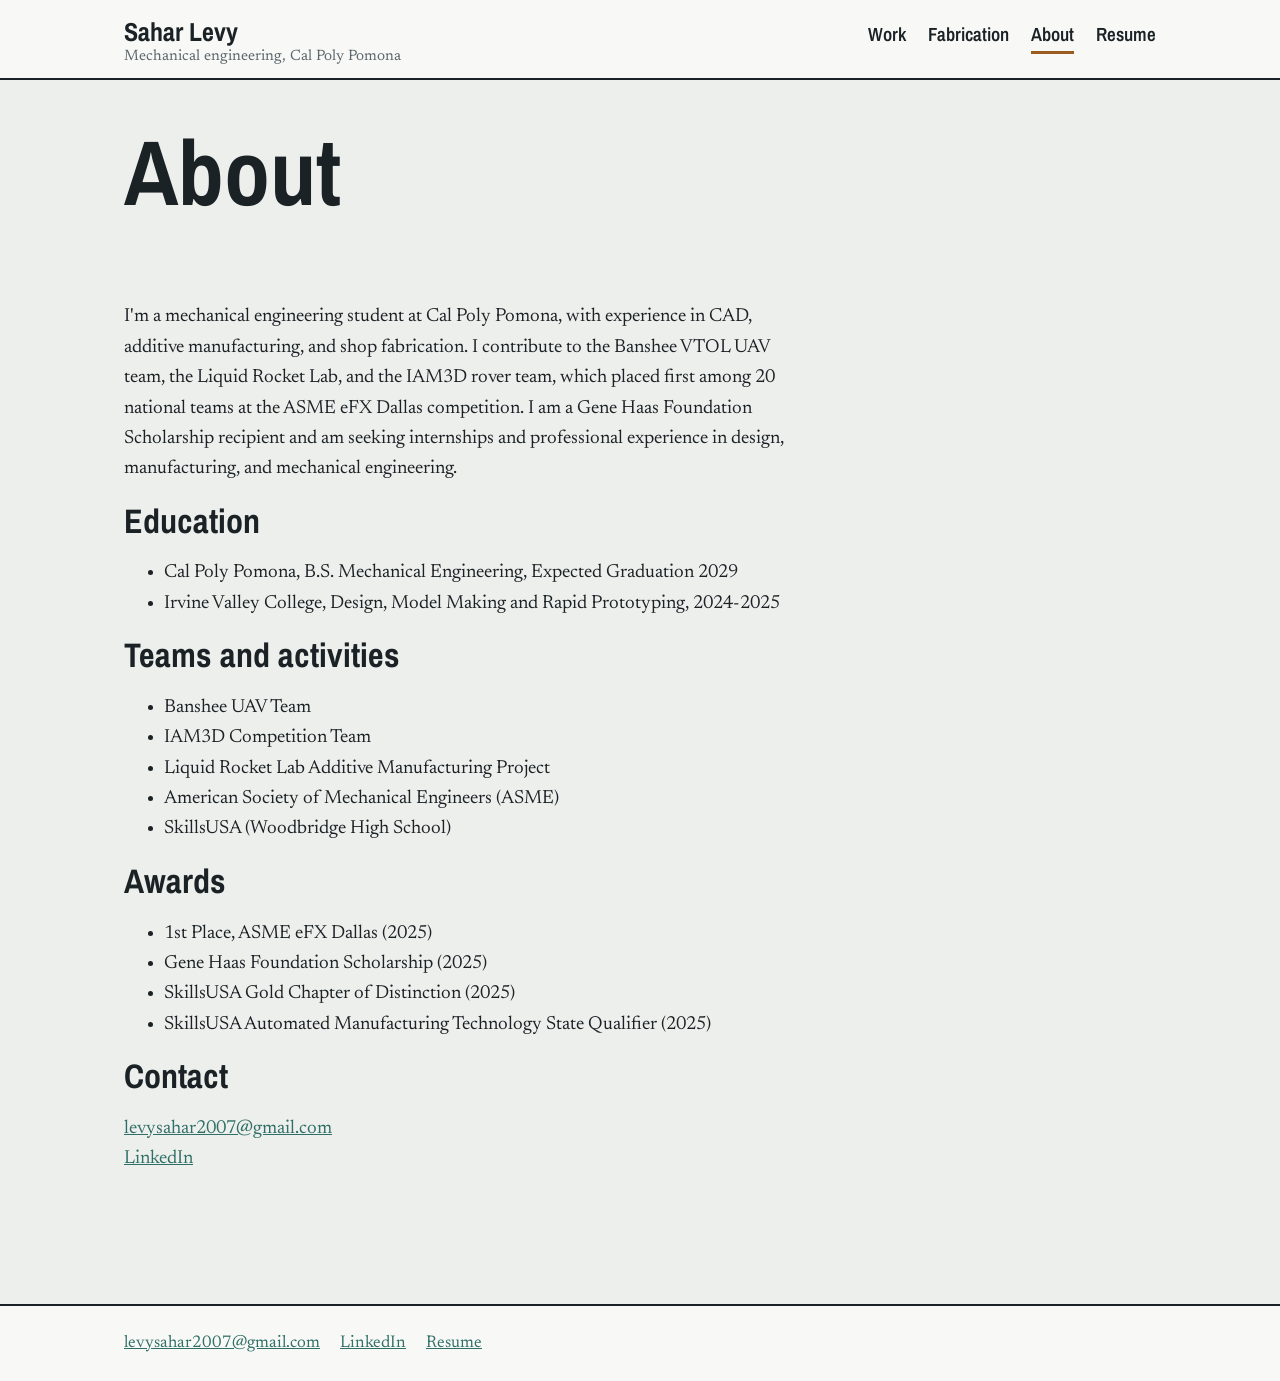
<file: about.html>
<!doctype html>
<html lang="en"><head><meta charset="utf-8"><meta name="viewport" content="width=device-width,initial-scale=1">
<title>Portfolio</title>
<link rel="preconnect" href="https://fonts.googleapis.com"><link rel="preconnect" href="https://fonts.gstatic.com" crossorigin>
<link href="https://fonts.googleapis.com/css2?family=Archivo+Narrow:wght@600;700&family=Newsreader:ital,wght@0,400;0,600;1,400&display=swap" rel="stylesheet">
<link rel="stylesheet" href="css/style.css"><script>addEventListener('error',function(e){var d=document.createElement('div');d.style.cssText='position:fixed;top:0;left:0;right:0;background:#9A5B1E;color:#fff;font:16px system-ui;padding:10px 14px;z-index:999';d.textContent='Site error: '+e.message+' ('+(e.filename||'').split('/').pop()+':'+e.lineno+')';(document.body||document.documentElement).prepend(d)})</script>
</head>
<body data-page="about"><header id="hd"></header><main id="app"></main><footer id="ft"></footer>
<script src="data/content.js"></script><script src="js/site.js"></script></body></html>
</file>
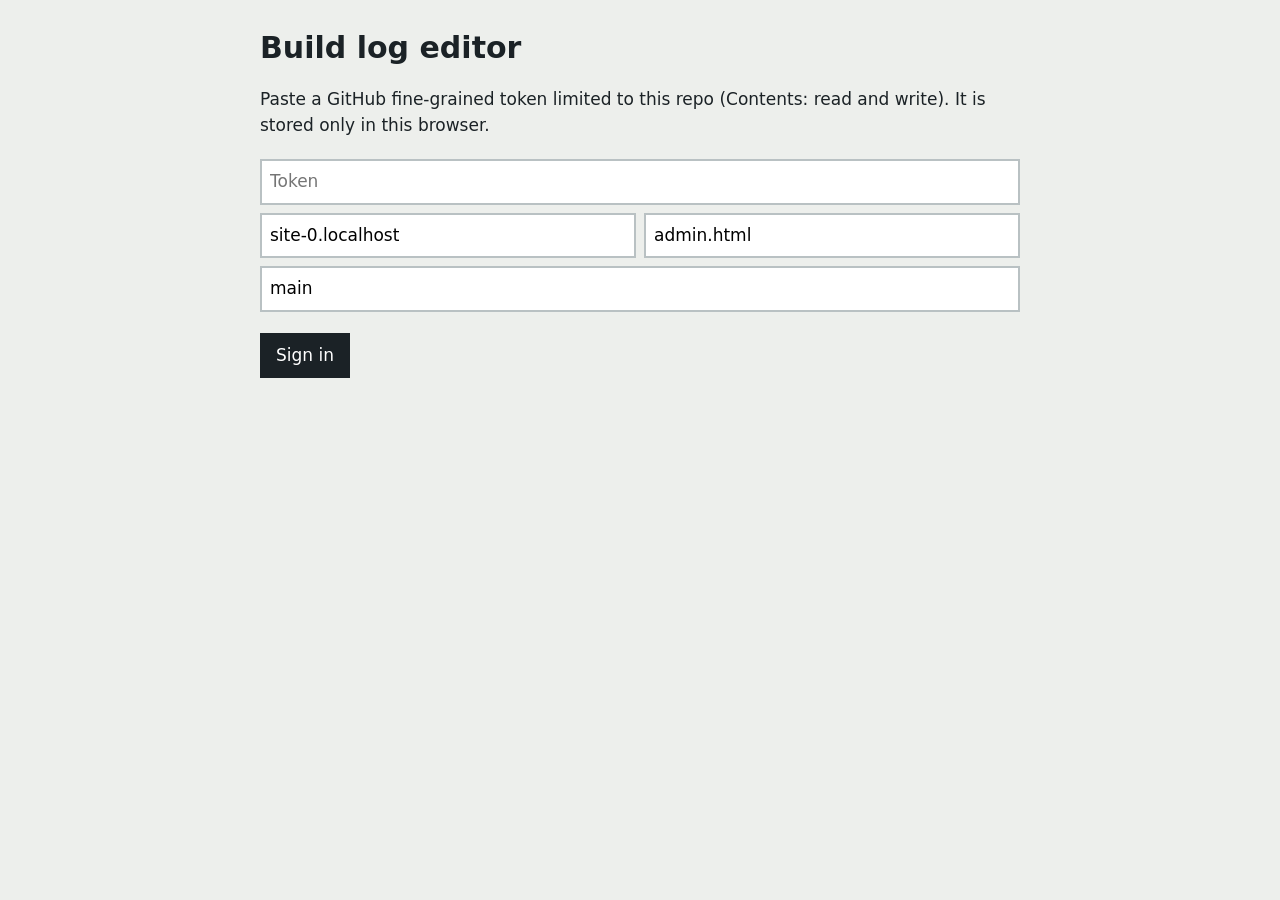
<file: admin.html>
<!doctype html>
<html lang="en"><head><meta charset="utf-8"><meta name="viewport" content="width=device-width,initial-scale=1"><meta name="robots" content="noindex">
<title>Build log editor</title>
<style>
body{margin:0;font:17px/1.5 system-ui,sans-serif;background:#EDEFEC;color:#1B2226}main{max-width:760px;margin:0 auto;padding:16px}
h1{font-size:30px;margin:.3em 0}button,select,input,textarea{font:inherit}button{padding:8px 14px;border:2px solid #1B2226;background:#F8F9F7;cursor:pointer}
button.pri{background:#1B2226;color:#fff}button.del{border-color:#9A5B1E;color:#9A5B1E}
input,select,textarea{width:100%;box-sizing:border-box;padding:8px;border:2px solid #B9C1C3;background:#fff;margin:4px 0}
fieldset{border:2px solid #1B2226;background:#F8F9F7;margin:14px 0;padding:10px}legend{font-weight:700}legend span{margin-left:8px}legend button{padding:2px 8px}
.row{display:flex;justify-content:space-between;gap:10px;align-items:center;border-top:2px solid #1B2226;padding:10px 0}.tb button{padding:2px 10px;margin-right:4px}
.two{display:grid;grid-template-columns:1fr 1fr;gap:8px}small{color:#5B676C}.bar{position:sticky;bottom:0;background:#EDEFEC;padding:10px 0}
.fr{position:relative;overflow:hidden;background:#dfe3e1;touch-action:none;cursor:grab;max-width:520px;margin:6px 0}.fr:active{cursor:grabbing}.fr img{user-select:none;-webkit-user-drag:none;pointer-events:none}
</style></head><body><main id="app"></main>
<script>
const app=document.getElementById('app'),esc=s=>String(s??'').replace(/&/g,'&amp;').replace(/</g,'&lt;').replace(/"/g,'&quot;');
let tok=localStorage.gh||'',cfg=JSON.parse(localStorage.ghcfg||'null')||{o:location.hostname.replace('.github.io',''),r:location.pathname.split('/')[1]||'portfolio',b:'main'},posts=[],sha='',post=null,idx=-1,slugs=[];
const u8=s=>btoa(unescape(encodeURIComponent(s))),d8=b=>decodeURIComponent(escape(atob(b.replace(/\n/g,''))));
const gh=(p,o={})=>fetch(`https://api.github.com/repos/${cfg.o}/${cfg.r}/contents/${p}`,{...o,headers:{Authorization:'Bearer '+tok,Accept:'application/vnd.github+json','Content-Type':'application/json'}});
function login(msg){app.innerHTML=`<h1>Build log editor</h1><p>${esc(msg||'')}</p><p>Paste a GitHub fine-grained token limited to this repo (Contents: read and write). It is stored only in this browser.</p>
<input id="t" type="password" placeholder="Token"><div class="two"><input id="o" value="${esc(cfg.o)}" placeholder="GitHub user"><input id="r" value="${esc(cfg.r)}" placeholder="Repo"></div><input id="b" value="${esc(cfg.b)}" placeholder="Branch">
<p><button class="pri" onclick="signin()">Sign in</button></p>`}
function signin(){tok=t.value.trim();cfg={o:o.value.trim(),r:r.value.trim(),b:b.value.trim()||'main'};localStorage.gh=tok;localStorage.ghcfg=JSON.stringify(cfg);load()}
function logout(){localStorage.removeItem('gh');tok='';login()}
async function load(){if(!tok)return login();const r=await gh('blog/posts.json?ref='+cfg.b);if(r.status===401||r.status===403)return login('Token rejected');
 if(r.status===404){posts=[];sha=''}else{const j=await r.json();posts=JSON.parse(d8(j.content));sha=j.sha}
 try{slugs=[...(await (await fetch('data/content.js')).text()).matchAll(/slug:\s*"([^"]+)"/g)].map(m=>m[1])}catch(e){}list()}
async function put(msg){const r=await gh('blog/posts.json',{method:'PUT',body:JSON.stringify({message:msg,content:u8(JSON.stringify(posts,null,1)),sha:sha||undefined,branch:cfg.b})});
 if(!r.ok){if(r.status===409||r.status===422)throw new Error('The file changed elsewhere. Reload and try again.');await fail(r,'Save')}sha=(await r.json()).content.sha}
async function up(file,dir){let name=Date.now()+'-'+file.name.replace(/[^\w.-]/g,'_'),data;
 if(/^image\/(jpeg|png|webp)/.test(file.type)){const bm=await createImageBitmap(file),k=Math.min(1,2400/Math.max(bm.width,bm.height)),c=document.createElement('canvas');c.width=bm.width*k;c.height=bm.height*k;c.getContext('2d').drawImage(bm,0,0,c.width,c.height);data=c.toDataURL('image/jpeg',.85).split(',')[1];name=name.replace(/\.\w+$/,'.jpg')}
 else data=await new Promise(res=>{const f=new FileReader();f.onload=()=>res(f.result.split(',')[1]);f.readAsDataURL(file)});
 const path=dir+'/'+name,r=await gh(path,{method:'PUT',body:JSON.stringify({message:'Upload '+name,content:data,branch:cfg.b})});if(!r.ok)await fail(r,'Upload');return path}
function list(){idx=-1;app.innerHTML=`<h1>Build log editor</h1><p><button class="pri" onclick="edit(-1)">New post</button> <button onclick="load()">Reload</button> <button onclick="logout()">Sign out</button></p>`+
 (posts.length?posts.map((p,i)=>[p,i]).sort((a,b)=>b[0].date.localeCompare(a[0].date)).map(([p,i])=>`<div class="row"><div><b>${esc(p.title)}</b>${p.draft?' <i>(draft)</i>':''}<br><small>${p.date} | ${esc(p.project)}</small></div><div><button onclick="edit(${i})">Edit</button> <button class="del" onclick="del(${i})">Delete</button></div></div>`).join(''):'<p>No posts yet.</p>')}
async function del(i){if(!confirm('Delete "'+posts[i].title+'"? It can be restored from GitHub history.'))return;const p=posts.splice(i,1)[0];try{await put('Delete post: '+p.title)}catch(e){alert(e.message);return load()}list()}
function edit(i){idx=i;post=i<0?{project:slugs[0]||'',date:new Date().toISOString().slice(0,10),title:'',draft:true,blocks:[]}:JSON.parse(JSON.stringify(posts[i]));form()}
const N={p:'Paragraph',h:'Heading',list:'List',img:'Image',video:'Video (YouTube/Vimeo link)',model:'3D model (.glb)'};
const sel=(i,k,v,o)=>`<select data-i="${i}" data-k="${k}">${o.map(x=>`<option${x==v?' selected':''}>${x}</option>`).join('')}</select>`;
const BODY={
 p:(b,i)=>`<div class="tb"><button onclick="wrap(${i},'b')"><b>B</b></button><button onclick="wrap(${i},'i')"><i>I</i></button><button onclick="wrap(${i},'a')">Link</button></div><textarea rows="5" data-i="${i}" data-k="x">${esc(b.x)}</textarea>`,
 h:(b,i)=>`<input data-i="${i}" data-k="x" value="${esc(b.x)}">`,
 list:(b,i)=>`<textarea rows="4" data-i="${i}" data-k="items" placeholder="One item per line">${esc((b.items||[]).join('\n'))}</textarea>`,
 img:(b,i)=>IMGFORM(b,i),
 video:(b,i)=>`<input data-i="${i}" data-k="url" placeholder="Paste a YouTube or Vimeo link" value="${esc(b.url)}"><input data-i="${i}" data-k="w" placeholder="Width, e.g. 70%" value="${esc(b.w)}">`,
 model:(b,i)=>`${b.src?`<small>${esc(b.src)}</small> `:''}<input type="file" accept=".glb" onchange="pick(${i},this,'models')"><input data-i="${i}" data-k="w" placeholder="Width, e.g. 80%" value="${esc(b.w)}">`};
function form(){app.innerHTML=`<h1>${idx<0?'New':'Edit'} post</h1><div class="two"><label>Project<input data-f="project" list="pl" value="${esc(post.project)}"><datalist id="pl">${slugs.map(s=>`<option>${s}</option>`).join('')}</datalist></label><label>Date<input type="date" data-f="date" value="${post.date}"></label></div>
 <label>Title<input data-f="title" value="${esc(post.title)}"></label><label><input type="checkbox" style="width:auto" data-f="draft"${post.draft?' checked':''}> Draft (hidden from the site)</label>
 ${post.blocks.map((b,i)=>`<fieldset><legend>${N[b.t]} <span><button onclick="mv(${i},-1)">&uarr;</button><button onclick="mv(${i},1)">&darr;</button><button onclick="rm(${i})">&times;</button></span></legend>${BODY[b.t](b,i)}</fieldset>`).join('')}
 <p>Add: ${Object.keys(N).map(k=>`<button onclick="add('${k}')">${N[k].split(' (')[0]}</button>`).join(' ')}</p><div class="bar"><button class="pri" onclick="save()">Save</button> <button onclick="list()">Cancel</button></div>`}
app.addEventListener('input',e=>{const t=e.target,d=t.dataset;if(d.f)post[d.f]=t.type==='checkbox'?t.checked:t.value;else if(d.i!=null){const b=post.blocks[d.i],k=d.k;
 const im=b.t==='img';if(k==='items')b[k]=t.value.split('\n').filter(Boolean);else if(im&&['zoom','x','y'].includes(k))b[k]=t.value===''?undefined:+t.value;else b[k]=t.value;
 if(im&&['zoom','x','y','ratio','fit'].includes(k))place(+d.i)}});
const add=t=>{post.blocks.push({t});form()},rm=i=>{post.blocks.splice(i,1);form()},mv=(i,d)=>{const j=i+d;if(j<0||j>=post.blocks.length)return;[post.blocks[i],post.blocks[j]]=[post.blocks[j],post.blocks[i]];form()};
function wrap(i,t){const ta=document.querySelector(`textarea[data-i="${i}"]`),s=ta.selectionStart,e=ta.selectionEnd,sl=ta.value.slice(s,e);
 ta.value=ta.value.slice(0,s)+(t==='a'?`<a href="${prompt('Link address')||'#'}">${sl||'link'}</a>`:`<${t}>${sl}</${t}>`)+ta.value.slice(e);post.blocks[i].x=ta.value}
async function pick(i,el,dir){if(!el.files[0])return;try{const f=el.files[0];post.blocks[i].src=await up(f,dir);blobs[post.blocks[i].src]=URL.createObjectURL(f);form()}catch(e){alert(e.message)}}
function conv(u){let m;if(m=u.match(/(?:youtu\.be\/|v=)([\w-]{11})/))return'https://www.youtube.com/embed/'+m[1];if(m=u.match(/vimeo\.com\/(\d+)/))return'https://player.vimeo.com/video/'+m[1];return u}
async function save(){if(!post.title||!post.project)return alert('Add a title and a project');post.blocks.forEach(b=>{if(b.t==='video')b.url=conv(b.url||'')});
 if(idx<0)posts.push(post);else posts[idx]=post;try{await put((idx<0?'Add':'Update')+' post: '+post.title);alert('Saved. It goes live in 1-2 minutes.');list()}catch(e){alert(e.message);load()}}
async function fail(r,what){let m='';try{m=(await r.json()).message}catch(e){}
 throw new Error(what+' failed ('+r.status+')'+(m?': '+m:'')+((r.status===403||r.status===404)?'\n\nYour token probably cannot write to this repository. Create it with access to only this repository and Repository permissions > Contents: Read and write (or a classic token with the public_repo scope).':''))}
const blobs={},opt=s=>/^images\/.+\.(jpe?g|png|webp)$/i.test(s)?s.replace(/^images\//,'images/_opt/').replace(/\.\w+$/,'')+'-960.webp':s,pv=s=>blobs[s]||opt(s),cl=(v,a,b)=>Math.max(a,Math.min(b,v));
function pvErr(im){if(im.dataset.t)return;im.dataset.t=1;im.src=im.dataset.o}
function IMGFORM(b,i){const on=!!b.ratio,num=(k,ph)=>`<input data-i="${i}" data-k="${k}" type="number" step="any" placeholder="${ph}" value="${b[k]??''}">`;
 return `<input type="file" accept="image/*" onchange="pick(${i},this,'images/blog')">
 <div class="two"><label>Layout ${sel(i,'layout',b.layout||'break',['break','left','right','side'])}</label><label>Align (break) ${sel(i,'align',b.align||'left',['left','center','right'])}</label></div>
 <div class="two"><input data-i="${i}" data-k="w" placeholder="Width, e.g. 40% or 400px" value="${esc(b.w)}"><input data-i="${i}" data-k="caption" placeholder="Caption" value="${esc(b.caption)}"></div><input data-i="${i}" data-k="alt" placeholder="Alt text" value="${esc(b.alt)}">
 <label><input type="checkbox" style="width:auto"${on?' checked':''} onchange="frameOn(${i},this.checked)"> Crop, position and zoom</label>
 ${on&&b.src?`<div class="fr" data-fr="${i}" id="fr${i}"><img id="pv${i}" src="${esc(pv(b.src))}" data-o="${esc(b.src)}" onload="place(${i})" onerror="pvErr(this)" draggable="false"></div><small>Drag to move. Scroll or use the slider to zoom.</small><input type="range" min="0.5" max="3" step="0.05" value="${b.zoom||1}" oninput="zoomTo(${i},this.value)">`:''}
 ${on?`<div class="two"><label>Frame shape ${sel(i,'ratio',b.ratio,['16/9','4/3','3/2','1/1','4/5','3/4','21/9'])}</label><label>Fit ${sel(i,'fit',b.fit||'cover',['cover','contain'])}</label></div><div class="two"><label>Zoom ${num('zoom','1')}</label><label>x 0-100 ${num('x','50')}</label></div><div class="two"><label>y 0-100 ${num('y','50')}</label><span></span></div>`:''}`}
function frameOn(i,on){const b=post.blocks[i];if(on)b.ratio=b.ratio||'4/3';else['ratio','zoom','x','y','fit','dx','dy'].forEach(k=>delete b[k]);form()}
function geom(i){const b=post.blocks[i],f=document.getElementById('fr'+i),im=document.getElementById('pv'+i);if(!f||!im||!im.naturalWidth)return null;
 const p=(b.ratio||'4/3').split('/').map(Number),R=p[0]/p[1],ir=im.naturalWidth/im.naturalHeight,z=+b.zoom||1,k=b.fit==='contain'?Math.min:Math.max;
 return{b,f,im,W:z*k(1,ir/R)*100,H:z*k(1,R/ir)*100,x:b.x==null?50:+b.x,y:b.y==null?50:+b.y}}
function place(i){const g=geom(i);if(!g)return;g.f.style.aspectRatio=g.b.ratio||'4/3';Object.assign(g.im.style,{position:'absolute',objectFit:'fill',width:g.W+'%',height:g.H+'%',left:(100-g.W)*g.x/100+'%',top:(100-g.H)*g.y/100+'%'})}
function sync(i){['x','y','zoom'].forEach(k=>{const el=document.querySelector(`[data-i="${i}"][data-k="${k}"]`);if(el)el.value=post.blocks[i][k]??''});const f=document.getElementById('fr'+i),s=f&&f.parentNode.querySelector('input[type=range]');if(s)s.value=post.blocks[i].zoom||1}
function zoomTo(i,v){post.blocks[i].zoom=Math.round(cl(+v,.5,3)*100)/100;sync(i);place(i)}
let dr=null;
app.addEventListener('pointerdown',e=>{const f=e.target.closest('.fr');if(!f)return;const i=+f.dataset.fr,g=geom(i);if(!g)return;f.setPointerCapture(e.pointerId);dr={i,cx:e.clientX,cy:e.clientY,x:g.x,y:g.y}});
app.addEventListener('pointermove',e=>{if(!dr)return;const g=geom(dr.i);if(!g)return;const sx=100-g.W,sy=100-g.H;
 if(Math.abs(sx)>.01)g.b.x=Math.round(cl((sx*dr.x/100+(e.clientX-dr.cx)/g.f.clientWidth*100)*100/sx,0,100));
 if(Math.abs(sy)>.01)g.b.y=Math.round(cl((sy*dr.y/100+(e.clientY-dr.cy)/g.f.clientHeight*100)*100/sy,0,100));sync(dr.i);place(dr.i)});
addEventListener('pointerup',()=>dr=null);
app.addEventListener('wheel',e=>{const f=e.target.closest('.fr');if(!f)return;e.preventDefault();const i=+f.dataset.fr;zoomTo(i,(+post.blocks[i].zoom||1)*(e.deltaY<0?1.06:.94))},{passive:false});
load();
</script></body></html>
</file>
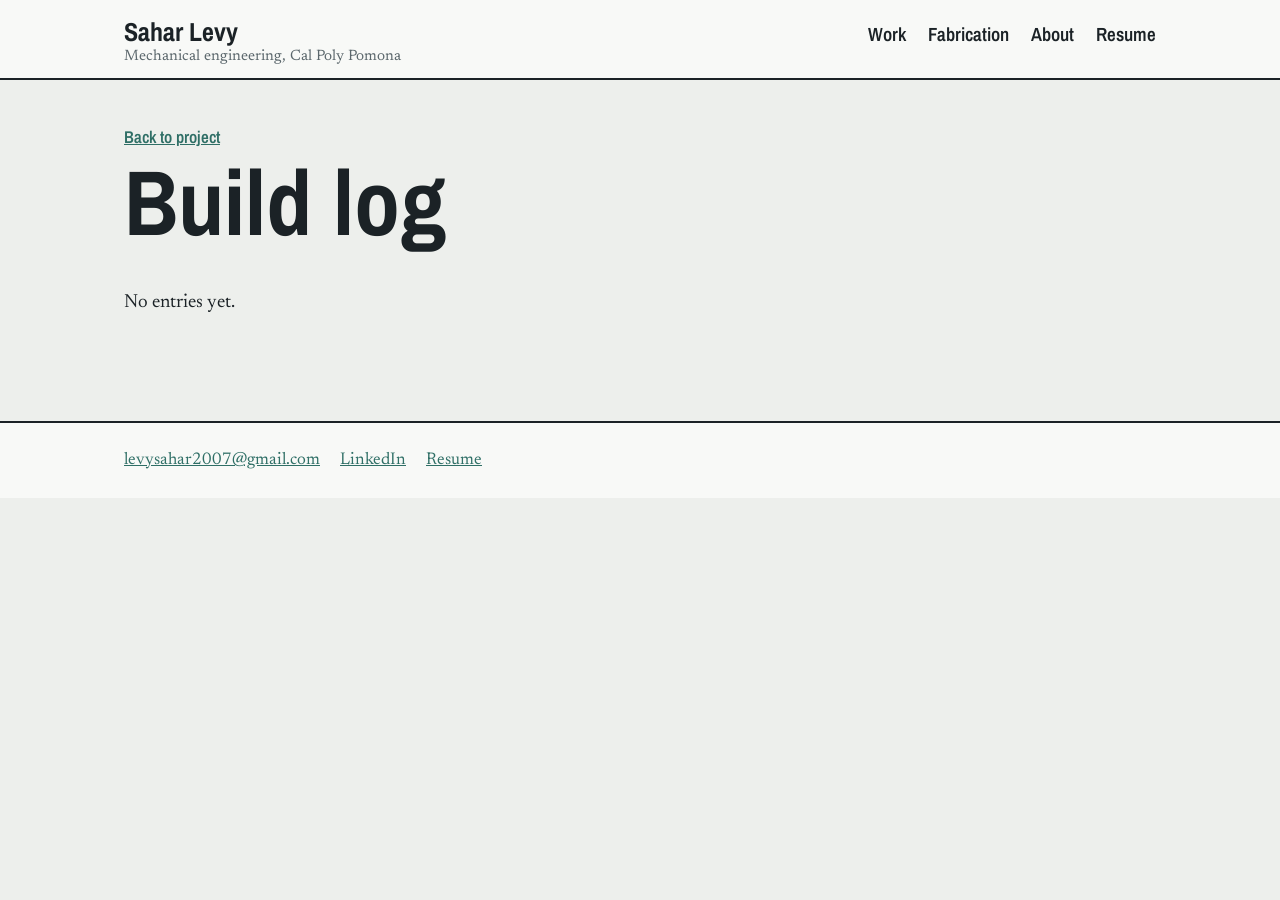
<file: blog.html>
<!doctype html>
<html lang="en"><head><meta charset="utf-8"><meta name="viewport" content="width=device-width,initial-scale=1">
<title>Build log</title>
<link rel="preconnect" href="https://fonts.googleapis.com"><link rel="preconnect" href="https://fonts.gstatic.com" crossorigin>
<link href="https://fonts.googleapis.com/css2?family=Archivo+Narrow:wght@600;700&family=Newsreader:ital,wght@0,400;0,600;1,400&display=swap" rel="stylesheet">
<link rel="stylesheet" href="css/style.css"><script>addEventListener('error',function(e){var d=document.createElement('div');d.style.cssText='position:fixed;top:0;left:0;right:0;background:#9A5B1E;color:#fff;font:16px system-ui;padding:10px 14px;z-index:999';d.textContent='Site error: '+e.message+' ('+(e.filename||'').split('/').pop()+':'+e.lineno+')';(document.body||document.documentElement).prepend(d)})</script>
</head>
<body data-page="blog"><header id="hd"></header><main id="app"></main><footer id="ft"></footer>
<script src="data/content.js"></script><script src="js/site.js"></script><script src="js/blog.js"></script></body></html>
</file>
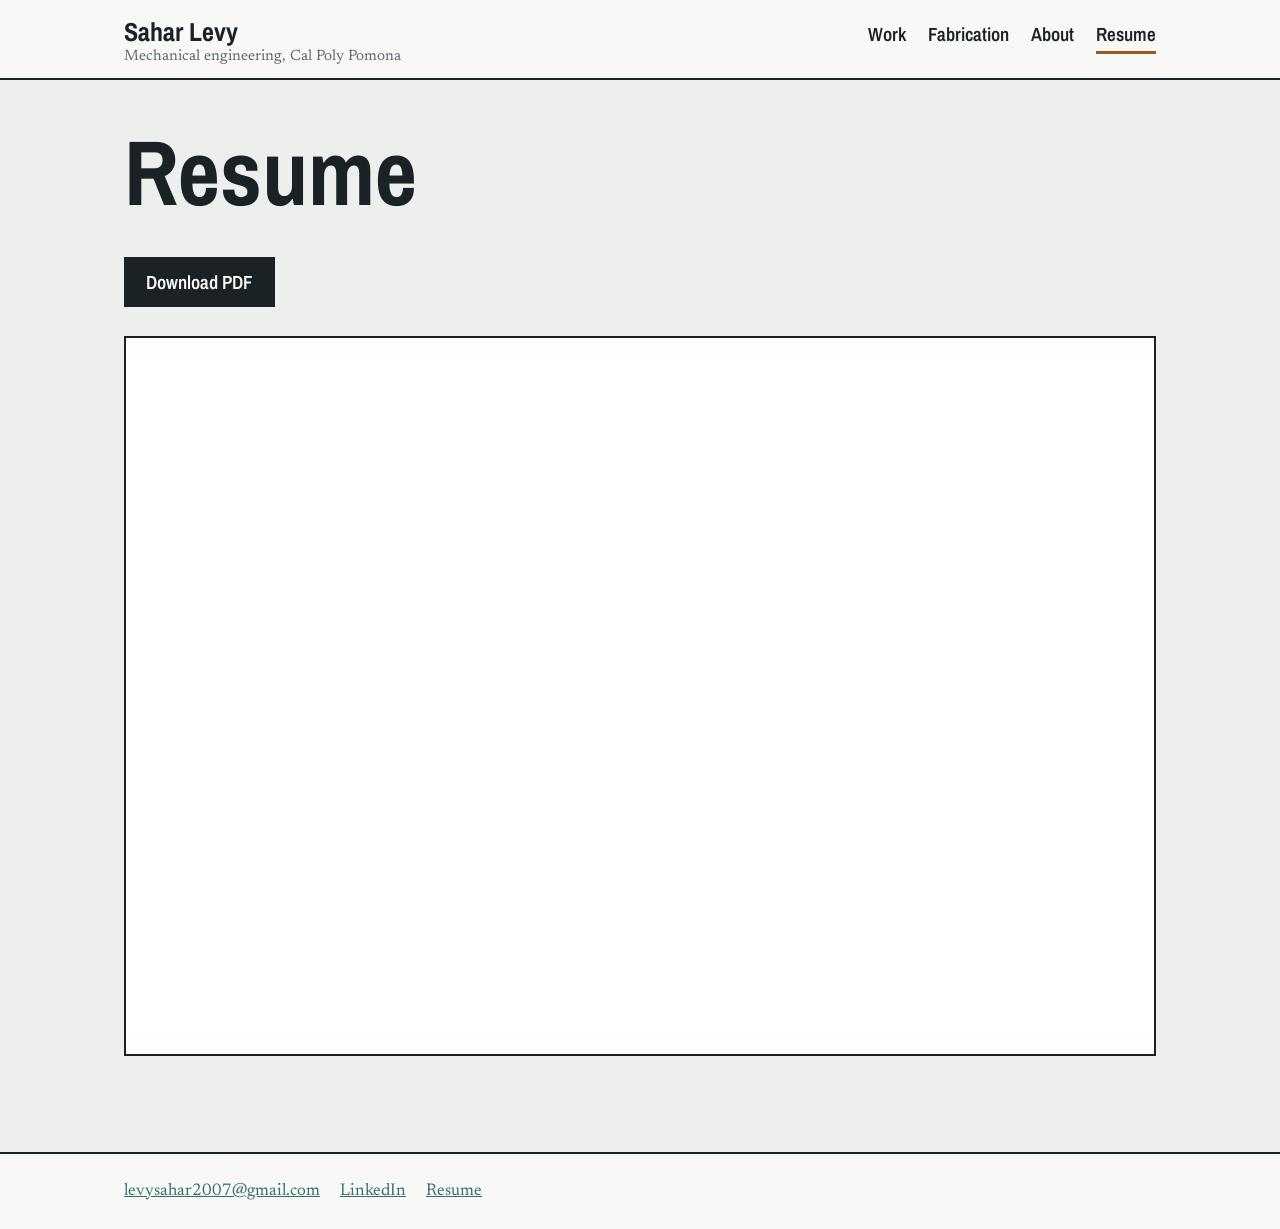
<file: resume.html>
<!doctype html>
<html lang="en"><head><meta charset="utf-8"><meta name="viewport" content="width=device-width,initial-scale=1">
<title>Portfolio</title>
<link rel="preconnect" href="https://fonts.googleapis.com"><link rel="preconnect" href="https://fonts.gstatic.com" crossorigin>
<link href="https://fonts.googleapis.com/css2?family=Archivo+Narrow:wght@600;700&family=Newsreader:ital,wght@0,400;0,600;1,400&display=swap" rel="stylesheet">
<link rel="stylesheet" href="css/style.css"><script>addEventListener('error',function(e){var d=document.createElement('div');d.style.cssText='position:fixed;top:0;left:0;right:0;background:#9A5B1E;color:#fff;font:16px system-ui;padding:10px 14px;z-index:999';d.textContent='Site error: '+e.message+' ('+(e.filename||'').split('/').pop()+':'+e.lineno+')';(document.body||document.documentElement).prepend(d)})</script>
</head>
<body data-page="resume"><header id="hd"></header><main id="app"></main><footer id="ft"></footer>
<script src="data/content.js"></script><script src="js/site.js"></script></body></html>
</file>
<file: css/style.css>
/* Change the look here: colors and fonts live in :root */
:root{--bg:#EDEFEC;--paper:#F8F9F7;--ink:#1B2226;--mute:#5B676C;--bronze:#9A5B1E;--teal:#2F6F66;
--hd:'Archivo Narrow',system-ui,sans-serif;--bd:'Newsreader',Georgia,serif;--w:1080px}
*{box-sizing:border-box}
body{margin:0;background:var(--bg);color:var(--ink);font:19px/1.6 var(--bd)}
a{color:var(--teal)}a:hover{color:var(--bronze)}
:focus-visible{outline:3px solid var(--bronze);outline-offset:2px}
.wrap{max-width:var(--w);margin:0 auto;padding-left:24px;padding-right:24px}
.sec{padding-top:44px;padding-bottom:44px}
h1,h2,h3{font-family:var(--hd);line-height:1.05;margin:0 0 .4em}
h1{font-size:clamp(44px,8vw,92px)}h2{font-size:34px}h3{font-size:24px}
.lede{font-size:23px;max-width:34em}
header{background:var(--paper);border-bottom:2px solid var(--ink)}
header .wrap{display:flex;justify-content:space-between;align-items:baseline;gap:16px;flex-wrap:wrap;padding-top:14px;padding-bottom:14px}
.brand{font:700 26px var(--hd);color:var(--ink);text-decoration:none}
.brand small{display:block;font:400 15px var(--bd);color:var(--mute)}
nav a{font:600 19px var(--hd);margin-left:22px;color:var(--ink);text-decoration:none;border-bottom:3px solid transparent;padding:4px 0}
nav a:hover,nav a[aria-current]{border-color:var(--bronze)}
.hero{display:grid;grid-template-columns:1.1fr 1fr;gap:40px;align-items:center}
.ph{margin:0;aspect-ratio:4/3;position:relative;overflow:hidden;display:grid;place-items:center;color:var(--mute);font:600 16px var(--hd);
background:repeating-linear-gradient(45deg,#dfe3e1 0 8px,#e9ecea 8px 16px)}
.ph::after{content:'add photo'}
.ph img{position:absolute;inset:0;width:100%;height:100%;object-fit:cover;z-index:1}
.ph.wide{aspect-ratio:16/9}
.btn{display:inline-block;font:600 19px var(--hd);padding:10px 20px;border:2px solid var(--ink);color:var(--ink);text-decoration:none;margin:0 10px 10px 0}
.btn.pri{background:var(--ink);color:var(--paper)}
.btn:hover{background:var(--bronze);border-color:var(--bronze);color:#fff}
.grid{display:grid;grid-template-columns:repeat(auto-fill,minmax(var(--card-min,290px),1fr));gap:30px}
.card{display:block;color:inherit;text-decoration:none;border-top:2px solid var(--ink);padding-top:12px}
.card:hover h3{color:var(--bronze)}
.card h3{margin-top:12px}.card p{margin:.1em 0 .5em}
.card span{font:600 15px var(--hd);color:var(--mute);margin-right:14px}
.cols{display:grid;grid-template-columns:repeat(auto-fit,minmax(240px,1fr));gap:30px}
.cols>div{border-top:2px solid var(--ink);padding-top:12px}
.chips{margin:0 0 28px}
.chips a{display:inline-block;font:600 17px var(--hd);padding:5px 14px;border:2px solid var(--ink);margin:0 8px 8px 0;text-decoration:none;color:var(--ink)}
.chips a[aria-current]{background:var(--ink);color:var(--paper)}
.tb{display:grid;grid-template-columns:repeat(auto-fit,minmax(170px,1fr));gap:1px;background:var(--ink);border:2px solid var(--ink);margin:26px 0}
.tb div{background:var(--paper);padding:10px 14px}
.tb dt{font:600 15px var(--hd);color:var(--mute)}.tb dd{margin:0}
.status{display:inline-block;border:3px solid var(--bronze);color:var(--bronze);font:700 30px var(--hd);letter-spacing:.04em;text-transform:uppercase;padding:6px 22px}
.blk{max-width:68ch;padding:26px 0}.blk .ph{margin-top:16px}
.back{font:600 17px var(--hd)}
.pn{display:flex;justify-content:space-between;gap:20px;border-top:2px solid var(--ink);margin-top:40px;padding-top:16px;font:600 19px var(--hd)}
iframe.pdf{width:100%;height:80vh;border:2px solid var(--ink);background:#fff}
footer{border-top:2px solid var(--ink);background:var(--paper);padding:24px 0;margin-top:40px;font-size:17px}
footer a{margin-right:20px}
@media(max-width:760px){.hero{grid-template-columns:1fr}nav a{margin:0 16px 0 0}}
/* project pages: wider layout, split steps, gallery, dropdowns, 3D */
.wx{max-width:var(--page-w,1320px)}
.blk.full{max-width:none}
.step{display:grid;grid-template-columns:var(--step-text,minmax(0,1fr)) minmax(0,var(--step-img,1.8fr));gap:36px;align-items:start;padding:28px 0;border-top:1px solid var(--ink)}
.step.r>:first-child{order:2}.step .ph{margin:0}
.gal{display:grid;grid-template-columns:repeat(auto-fill,minmax(var(--gal-min,360px),1fr));gap:16px}.gal .ph{margin:0}
details{border:2px solid var(--ink);background:var(--paper);margin:12px 0;max-width:900px}
summary{cursor:pointer;font:600 20px var(--hd);padding:10px 16px}
details[open] summary{border-bottom:2px solid var(--ink)}
details>div{padding:14px 16px;overflow-x:auto}
table{border-collapse:collapse;width:100%;font-size:17px}
th,td{border-bottom:1px solid #b9c1c3;padding:6px 10px;text-align:left}th{font:600 16px var(--hd);color:var(--mute)}
model-viewer{position:absolute;inset:0;z-index:1;width:100%;height:100%;background:#E3E7E4;--poster-color:transparent}
.pn{border-top:2px solid var(--ink)}.pn .btn{margin:0}
@media(max-width:760px){.step,.step.r{grid-template-columns:1fr}.step.r>:first-child{order:0}.pn{flex-direction:column}}
.multi{display:grid;grid-template-columns:repeat(auto-fit,minmax(240px,1fr));gap:12px;margin-top:16px}.multi .ph{margin:0}
.blk.full>p,.blk.full>ul{max-width:68ch}
.step.r{grid-template-columns:minmax(0,var(--step-img,1.8fr)) var(--step-text,minmax(0,1fr))}
.step{justify-content:space-between}
.step .multi{margin-top:0}
.fabgrid{display:grid;grid-template-columns:repeat(var(--fab-cols,2),minmax(0,1fr));gap:20px 48px;align-items:start}
.fabgrid .blk{max-width:none}
@media(max-width:760px){.fabgrid{grid-template-columns:1fr}}
.multi.stack{grid-template-columns:1fr}
/* lightbox */
.ph img,.b-img img{cursor:zoom-in}
.lb{position:fixed;inset:0;background:rgba(10,14,16,.92);display:grid;place-items:center;z-index:99;cursor:zoom-out}
.lb img{max-width:94vw;max-height:92vh;object-fit:contain}
.lb button{position:absolute;top:10px;right:18px;font:700 40px var(--hd);color:#fff;background:none;border:0;cursor:pointer}
/* blog */
.entry{border-top:2px solid var(--ink);padding:28px 0;max-width:860px}
.entry::after{content:'';display:block;clear:both}
.entry time{font:600 16px var(--hd);color:var(--mute)}
.b-h{clear:both}
.b-img{margin:14px 0}.b-img img{display:block;width:100%}.b-img figcaption{font-size:16px;color:var(--mute)}
.b-img.break{max-width:var(--w,100%)}.a-center{margin-inline:auto}.a-right{margin-left:auto}
.b-img.left{float:left;width:var(--w,40%);margin:6px 22px 10px 0}
.b-img.right{float:right;width:var(--w,40%);margin:6px 0 10px 22px}
.b-inline{height:1.6em;vertical-align:middle;margin:0 .15em}
.b-vid,.b-mod{position:relative;aspect-ratio:16/9;margin:14px 0;max-width:var(--w,100%)}.b-mod{aspect-ratio:4/3}
.b-vid iframe{position:absolute;inset:0;width:100%;height:100%;border:0}
@media(max-width:760px){.b-img.left,.b-img.right{float:none;width:var(--w,100%);margin:14px 0}}
.b-fr{position:relative;overflow:hidden}.b-fr img{position:absolute;inset:0;width:100%;height:100%;object-fit:cover}
.b-img.left{clear:left}.b-img.right{clear:right}
.tops{display:flex;flex-wrap:wrap;align-items:center;gap:12px 18px;margin:0 0 18px}.tops:empty{display:none}.tops .btn{margin:0}
.b-img.side{display:inline-block;vertical-align:top;width:var(--w,48%);margin:6px 1.5% 10px 0}
@media(max-width:760px){.b-img.side{display:block;width:var(--w,100%);margin-right:0}}
</file>
